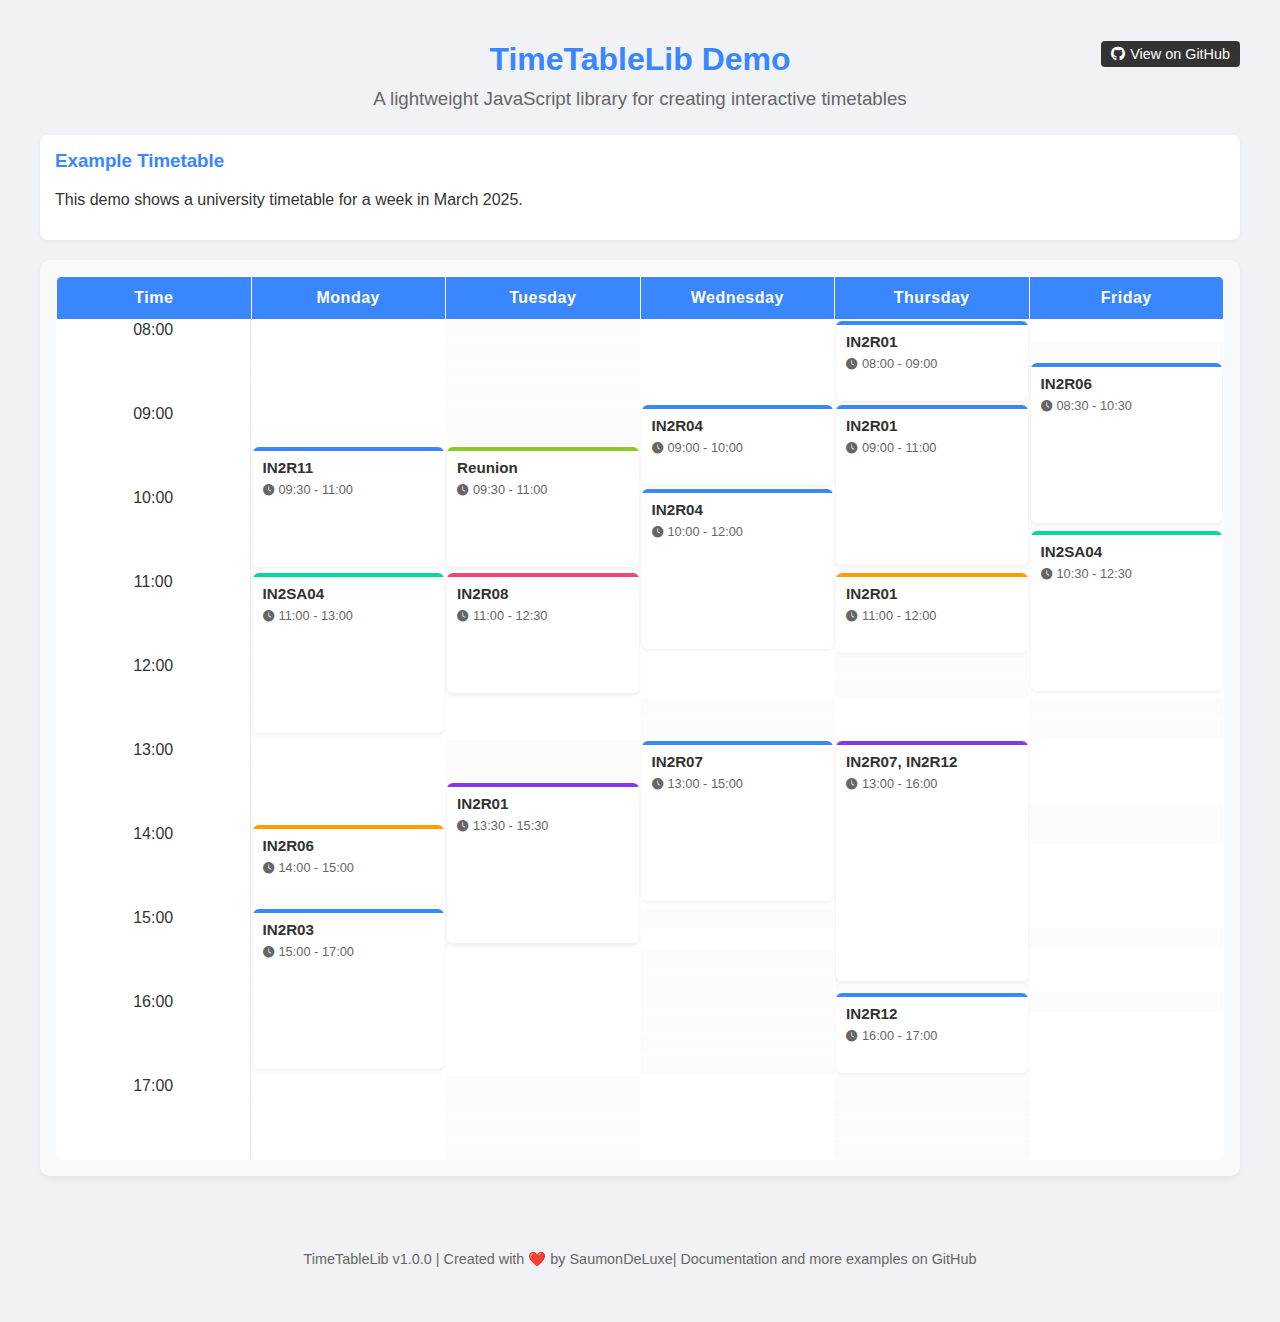
<file: TimeTableLib/index.html>
<!DOCTYPE html>
<html lang="en">

<head>
  <meta charset="UTF-8">
  <meta name="viewport" content="width=device-width, initial-scale=1.0">
  <title>TimeTableLib - Interactive Timetable Library</title>
  <!-- Include the library stylesheet -->
  <link rel="stylesheet" href="./timeTable.css">
  <style>
    body {
      font-family: 'Segoe UI', Tahoma, Geneva, Verdana, sans-serif;
      margin: 0;
      padding: 20px;
      background-color: #f0f2f5;
      color: #333;
    }

    .container {
      max-width: 1200px;
      margin: 0 auto;
    }

    .header {
      margin-bottom: 25px;
      text-align: center;
      position: relative;
    }

    h1 {
      color: #3a86ff;
      margin-bottom: 10px;
    }

    .subheading {
      color: #666;
      font-weight: normal;
      margin-top: 0;
    }

    .demo-section {
      margin-bottom: 40px;
    }

    .options-panel {
      background-color: #fff;
      padding: 15px;
      border-radius: 8px;
      box-shadow: 0 2px 4px rgba(0, 0, 0, 0.05);
      margin-bottom: 20px;
    }

    .options-panel h3 {
      margin-top: 0;
      color: #3a86ff;
    }

    .github-link {
      position: absolute;
      top: 0;
      right: 0;
      padding: 5px 10px;
      background-color: #333;
      color: white;
      text-decoration: none;
      border-radius: 4px;
      font-size: 0.9em;
      display: flex;
      align-items: center;
    }

    .github-link i {
      margin-right: 5px;
    }

    footer {
      text-align: center;
      margin-top: 40px;
      padding: 20px 0;
      color: #666;
      font-size: 0.9em;
    }
  </style>
</head>

<body>
  <div class="container">
    <div class="header">
      <h1>TimeTableLib Demo</h1>
      <h3 class="subheading">A lightweight JavaScript library for creating interactive timetables</h3>
      <a href="https://github.com/shadowforce78/lib.saumondeluxe.com" class="github-link" target="_blank">
        <i class="fab fa-github"></i> View on GitHub
      </a>
    </div>

    <div class="demo-section">
      <div class="options-panel">
        <h3>Example Timetable</h3>
        <p>This demo shows a university timetable for a week in March 2025.</p>
      </div>

      <div id="timetable-container"></div>
    </div>

    <footer>
      <p>TimeTableLib v1.0.0 | Created with ❤️ by SaumonDeLuxe| Documentation and more examples on GitHub</p>
    </footer>
  </div>

  <!-- First, include the TimeTableLib JavaScript -->
  <script src="./timeTable.js"></script>

  <!-- Then, initialize with your data -->
  <script>
    // Sample data
    const scheduleData = [
      {
        "Date": "10/03/2025",
        "Heure": "14:00-15:00",
        "Matière": "IN2R06",
        "Personnel": "ZEITOUNI Karine",
        "Groupe": "INF1",
        "Salle": "Amphi B - VEL",
        "Catégorie d’événement": "Cours Magistraux (CM)",
        "Remarques": null
      },
      {
        "Date": "10/03/2025",
        "Heure": "09:30-11:00",
        "Matière": "IN2R11",
        "Personnel": "BARBOT Emmanuelle",
        "Groupe": "INF1-B",
        "Salle": "314 - VEL",
        "Catégorie d’événement": "Travaux Dirigés (TD)",
        "Remarques": null
      },
      {
        "Date": "10/03/2025",
        "Heure": "11:00-13:00",
        "Matière": "IN2SA04",
        "Personnel": null,
        "Groupe": "INF1-B",
        "Salle": "G23 - VEL",
        "Catégorie d’événement": "Projet en autonomie",
        "Remarques": null
      },
      {
        "Date": "10/03/2025",
        "Heure": "15:00-17:00",
        "Matière": "IN2R03",
        "Personnel": "ROBBA Isabelle",
        "Groupe": "INF1-B",
        "Salle": "I21 - VEL",
        "Catégorie d’événement": "Travaux Dirigés (TD)",
        "Remarques": null
      },
      {
        "Date": "12/03/2025",
        "Heure": "09:00-10:00",
        "Matière": "IN2R04",
        "Personnel": "OSTER Alain",
        "Groupe": "INF1-B",
        "Salle": "413 - VEL",
        "Catégorie d’événement": "Travaux Dirigés (TD)",
        "Remarques": null
      },
      {
        "Date": "12/03/2025",
        "Heure": "10:00-12:00",
        "Matière": "IN2R04",
        "Personnel": "OSTER Alain",
        "Groupe": "INF1-B",
        "Salle": "G23 - VEL",
        "Catégorie d’événement": "Travaux Dirigés (TD)",
        "Remarques": null
      },
      {
        "Date": "12/03/2025",
        "Heure": "13:00-15:00",
        "Matière": "IN2R07",
        "Personnel": "OSTER Alain",
        "Groupe": "INF1-B",
        "Salle": "512 - VEL",
        "Catégorie d’événement": "Travaux Dirigés (TD)",
        "Remarques": null
      },
      {
        "Date": "13/03/2025",
        "Heure": "09:00-11:00",
        "Matière": "IN2R01",
        "Personnel": "OSTER Alain",
        "Groupe": "INF1-B",
        "Salle": "G25 - VEL",
        "Catégorie d’événement": "Travaux Dirigés (TD)",
        "Remarques": null
      },
      {
        "Date": "13/03/2025",
        "Heure": "13:00-16:00",
        "Matière": "IN2R07, IN2R12",
        "Personnel": "CUKALLA Etleva, OSTER Alain",
        "Groupe": "INF1-B",
        "Salle": "G26 - VEL",
        "Catégorie d’événement": "Travaux Pratiques (TP)",
        "Remarques": null
      },
      {
        "Date": "13/03/2025",
        "Heure": "16:00-17:00",
        "Matière": "IN2R12",
        "Personnel": "CUKALLA Etleva",
        "Groupe": "INF1-B",
        "Salle": "414 - VEL",
        "Catégorie d’événement": "Travaux Dirigés (TD)",
        "Remarques": null
      },
      {
        "Date": "13/03/2025",
        "Heure": "11:00-12:00",
        "Matière": "IN2R01",
        "Personnel": "ROBBA Isabelle",
        "Groupe": "INF1",
        "Salle": "Amphi B - VEL",
        "Catégorie d’événement": "Cours Magistraux (CM)",
        "Remarques": null
      },
      {
        "Date": "13/03/2025",
        "Heure": "08:00-09:00",
        "Matière": "IN2R01",
        "Personnel": "OSTER Alain",
        "Groupe": "INF1-B",
        "Salle": "315 - VEL",
        "Catégorie d’événement": "Travaux Dirigés (TD)",
        "Remarques": null
      },
      {
        "Date": "11/03/2025",
        "Heure": "11:00-12:30",
        "Matière": "IN2R08",
        "Personnel": "HOGUIN Fabrice",
        "Groupe": "INF1",
        "Salle": "Amphi C - VEL",
        "Catégorie d’événement": "DS",
        "Remarques": null
      },
      {
        "Date": "11/03/2025",
        "Heure": "09:30-11:00",
        "Matière": null,
        "Personnel": null,
        "Groupe": "INF1-B",
        "Salle": "G21 - VEL",
        "Catégorie d’événement": "Reunion",
        "Remarques": "[Alternance] : Atelier CFA recherche d'entreprise, avec Allan Dauvergne, chargé de relations entreprises CFA-Numia"
      },
      {
        "Date": "11/03/2025",
        "Heure": "13:30-15:30",
        "Matière": "IN2R01",
        "Personnel": "MARTIN Yohann",
        "Groupe": "INF1-B",
        "Salle": "G25 - VEL",
        "Catégorie d’événement": "Travaux Pratiques (TP)",
        "Remarques": null
      },
      {
        "Date": "14/03/2025",
        "Heure": "10:30-12:30",
        "Matière": "IN2SA04",
        "Personnel": null,
        "Groupe": "INF1-B",
        "Salle": "G23 - VEL",
        "Catégorie d’événement": "Projet en autonomie",
        "Remarques": null
      },
      {
        "Date": "14/03/2025",
        "Heure": "08:30-10:30",
        "Matière": "IN2R06",
        "Personnel": "ZEITOUNI Karine",
        "Groupe": "INF1-B",
        "Salle": "G25 - VEL",
        "Catégorie d’événement": "Travaux Dirigés (TD)",
        "Remarques": null
      }
    ]

    // Initialize timetable when DOM is ready
    document.addEventListener('DOMContentLoaded', function () {
      // Create a new Timetable instance
      const timetable = new Timetable("timetable-container", scheduleData, {
        // Optional configuration
        weekdays: ["Monday", "Tuesday", "Wednesday", "Thursday", "Friday"],
        timeInterval: 15,
        minRowSpan: 2,
        showIcons: true,
        modalEnabled: true,
        showProf: false,
        showClasse: false,
        mobileBreakpoint: 768,
        startingDay: 0,
        alwaysUseMobileView: false,
        darkMode: false
      });
    });
  </script>
</body>

</html>
</file>
<file: TimeTableLib/timeTable.css>
/**
 * TimeTableLib - A JavaScript library for displaying interactive timetables
 * Version 1.0.0
 * 
 * Main stylesheet
 */

/* Global CSS Variables - Light theme variables */
:root {
    --primary-color: #3a86ff;
    --secondary-color: #8338ec;
    --success-color: #06d6a0;
    --warning-color: #ffbe0b;
    --danger-color: #ef476f;
    --light-color: #f8f9fa;
    --dark-color: #212529;
    --background-color: #f8f9fa;
    --table-bg: #ffffff;
    --cell-bg: #ffffff;
    --text-color: #333333;
    --muted-text: #666666;
    --border-color: #eaeaea;
    --event-shadow: rgba(0, 0, 0, 0.06);
    --hover-shadow: rgba(0, 0, 0, 0.1);
    --empty-cell-bg: #fcfcfc;
    --hour-cell-bg: rgba(0, 0, 0, 0.02);
}

/* Dark theme variables - applied when .dark-theme class is present */
.dark-theme {
    --primary-color: #4a94ff;
    --secondary-color: #9256ec;
    --success-color: #10e0aa;
    --warning-color: #ffcd39;
    --danger-color: #ff5a7e;
    --light-color: #343a40;
    --dark-color: #e9ecef;

    --background-color: #1e1e2e;
    --table-bg: #2a2a3a;
    --cell-bg: #2a2a3a;
    --text-color: #e9e9ef;
    --muted-text: #b0b0ba;
    --border-color: #444455;
    --event-shadow: rgba(0, 0, 0, 0.2);
    --hover-shadow: rgba(0, 0, 0, 0.25);
    --empty-cell-bg: #252535;
    --hour-cell-bg: rgba(255, 255, 255, 0.03);
}

/* Container styles */
.timetable-wrapper {
    width: 100%;
    max-width: 100%;
    overflow-x: auto;
    padding: 1rem;
    font-family: 'Segoe UI', Tahoma, Geneva, Verdana, sans-serif;
    background-color: var(--background-color);
    border-radius: 10px;
    box-shadow: 0 4px 6px rgba(0, 0, 0, 0.05);
    box-sizing: border-box;
}

/* Table structure */
.timetable {
    width: 100%;
    min-width: 300px;
    /* Prevents table from becoming too narrow on small screens */
    border-collapse: separate;
    border-spacing: 1px;
    table-layout: fixed;
    background-color: var(--table-bg);
    border-radius: 8px;
    overflow: hidden;
}

.timetable th {
    background-color: var(--primary-color);
    color: white;
    text-align: center;
    padding: 12px 16px;
    font-weight: 600;
    letter-spacing: 0.5px;
    border: none;
}

.timetable td {
    border: none;
    padding: 0;
    position: relative;
    background-color: var(--cell-bg);
}

/* Time column styles */
.time-cell {
    width: 80px;
    text-align: center;
    font-weight: 500;
    vertical-align: middle;
    color: var(--text-color);
    border-right: 1px solid var(--border-color) !important;
}

/* Remove variable row heights; assign a constant height for each 15 min segment */
.hour-row,
.half-hour-row,
.quarter-row {
    height: 20px;
}

/* Ensure empty cells and event cells fill the segment height */
.empty-cell {
    min-height: 20px;
}

.event-cell {
    height: 100%;
}

.hour-cell {
    padding: 8px;
    background-color: var(--hour-cell-bg);
}

.half-hour-cell {
    padding: 4px;
    font-size: 0.85em;
    color: var(--muted-text);
}

.quarter-cell {
    padding: 0;
}

.empty-cell {
    background-color: var(--empty-cell-bg);
}

.event-cell {
    padding: 0;
    vertical-align: top;
}

/* Event styles */
.event {
    margin: 1px;
    padding: 10px;
    width: calc(100% - 2px);
    box-sizing: border-box;
    border-radius: 6px;
    background-color: var(--cell-bg);
    box-shadow: 0 2px 4px var(--event-shadow);
    display: flex;
    flex-direction: column;
    min-height: 40px;
    overflow: auto;
    /* Change from hidden to auto to show all content */
    position: relative;
    transition: all 0.2s ease;
    cursor: pointer;
    /* Add cursor pointer to indicate clickable */
    color: var(--text-color);
}

.event:hover {
    box-shadow: 0 5px 15px var(--hover-shadow);
    transform: translateY(-1px);
}

.event-color-bar {
    position: absolute;
    top: 0;
    left: 0;
    right: 0;
    height: 4px;
}

.event-title {
    font-weight: 600;
    margin-bottom: 6px;
    margin-top: 2px;
    font-size: 0.95em;
    white-space: nowrap;
    overflow: hidden;
    text-overflow: ellipsis;
}

.event-time {
    font-size: 0.8em;
    color: var(--muted-text);
    margin-bottom: 8px;
    display: flex;
    align-items: center;
    white-space: nowrap;
    overflow: hidden;
    text-overflow: ellipsis;
}

.event-time:before {
    content: "\f017";
    /* Clock icon */
    font-family: "Font Awesome 6 Free";
    font-weight: 900;
    margin-right: 4px;
    font-size: 0.9em;
    color: var(--muted-text);
}

.event-details {
    font-size: 0.85em;
    color: var(--muted-text);
    flex-grow: 1;
    display: flex;
    flex-direction: column;
    gap: 4px;
    overflow: auto;
    /* Allow scrolling if content is too large */
}

.location,
.staff,
.group,
.remarks {
    display: flex;
    align-items: flex-start;
    margin-bottom: 2px;
    white-space: nowrap;
    overflow: hidden;
    text-overflow: ellipsis;
}

.location i,
.staff i,
.group i,
.remarks i {
    margin-right: 5px;
    width: 12px;
    color: #666;
}

/* Event category styles */
.travaux-dirigés-td .event-color-bar {
    background-color: #3a86ff;
}

.travaux-pratiques-tp .event-color-bar {
    background-color: #8338ec;
}

.cours-magistraux-cm .event-color-bar {
    background-color: #ff9e00;
}

.projet-en-autonomie .event-color-bar {
    background-color: #06d6a0;
}

.ds .event-color-bar {
    background-color: #ef476f;
}

.reunion .event-color-bar {
    background-color: #8ac926;
}

/* Add these additional selectors to catch all variations */
.travaux-dirigés .event-color-bar {
    background-color: #3a86ff;
}

.travaux-pratiques .event-color-bar {
    background-color: #8338ec;
}

.cours-magistraux .event-color-bar {
    background-color: #ff9e00;
}

/* Styles based on event duration */
.short-event {
    background-color: rgba(255, 255, 255, 0.95);
}

.medium-event {
    background-color: rgba(255, 255, 255, 0.97);
}

.long-event {
    background-color: rgba(255, 255, 255, 1);
}

/* Animation */
@keyframes fadeIn {
    from {
        opacity: 0;
        transform: translateY(10px);
    }

    to {
        opacity: 1;
        transform: translateY(0);
    }
}

.event {
    animation: fadeIn 0.3s ease-out forwards;
}

/* Alternate background for readability */
.timetable td:nth-child(2n+3) {
    background-color: rgba(0, 0, 0, 0.01);
}

/* Responsive adjustments */
@media (max-width: 768px) {
    .timetable-wrapper {
        padding: 0.5rem;
    }

    .timetable {
        font-size: 0.85em;
    }

    .time-cell {
        width: 60px;
    }

    .event {
        padding: 6px;
    }

    .event-title {
        font-size: 0.9em;
    }

    /* Make event cells larger on mobile for better touch targets */
    .event-basic-info {
        font-size: 0.8em;
    }
}

/* Mobile day selector */
.timetable-day-selector {
    display: none;
    /* Hidden by default, shown only in mobile view */
    width: 100%;
    padding: 10px 0;
    margin-bottom: 15px;
    align-items: center;
    justify-content: space-between;
    background-color: var(--light-color);
    border-radius: 6px;
}

.mobile-view .timetable-day-selector {
    display: flex;
}

.current-day {
    font-size: 1.1rem;
    font-weight: 600;
    text-align: center;
    flex-grow: 1;
    color: var(--text-color);
}

.day-nav-btn {
    background-color: var(--primary-color);
    color: white;
    border: none;
    border-radius: 4px;
    padding: 8px 12px;
    font-size: 1rem;
    cursor: pointer;
    transition: background-color 0.2s;
}

.day-nav-btn:hover {
    background-color: var(--secondary-color);
}

/* Mobile view specific styles */
.mobile-view .timetable {
    min-width: 250px;
    /* Smaller min-width for mobile */
}

/* Modal styles */
.timetable-modal-backdrop {
    position: fixed;
    top: 0;
    left: 0;
    right: 0;
    bottom: 0;
    background-color: rgba(0, 0, 0, 0.7);
    /* Darker by default */
    display: flex;
    justify-content: center;
    align-items: center;
    z-index: 99999;
    /* Even higher z-index */
    opacity: 0;
    visibility: hidden;
    pointer-events: none;
    /* Initially disable pointer events */
    transition: all 0.3s ease;
    /* Transition all properties */
}

/* Restore proper visibility when active */
.timetable-modal-backdrop.active {
    opacity: 1;
    visibility: visible;
    pointer-events: all;
    /* Enable pointer events when visible */
}


/* Modal container styling */
.timetable-modal {
    background-color: var(--cell-bg);
    border-radius: 8px;
    max-width: 500px;
    width: 90%;
    padding: 20px;
    box-shadow: 0 10px 30px var(--event-shadow);
    position: relative;
    max-height: 90vh;
    overflow-y: auto;
    opacity: 1;
    border: 1px solid var(--border-color);
    z-index: 2;
    color: var(--text-color);
}

/* Close button styling for better visibility */
.timetable-modal-close {
    background: none;
    border: none;
    font-size: 1.5em;
    cursor: pointer;
    padding: 5px 10px;
    color: var(--muted-text);
    position: absolute;
    top: 10px;
    right: 10px;
    z-index: 2;
}

.timetable-modal-header {
    display: flex;
    justify-content: space-between;
    align-items: flex-start;
    margin-bottom: 15px;
    padding-bottom: 10px;
    border-bottom: 1px solid var(--border-color);
}

.timetable-modal-title {
    margin: 0;
    font-size: 1.2em;
    font-weight: bold;
    color: var(--text-color);
}

.timetable-modal-close:hover {
    color: var(--text-color);
}

.timetable-modal-body {
    margin-bottom: 15px;
}

.timetable-modal-footer {
    text-align: right;
    padding-top: 10px;
    border-top: 1px solid var(--border-color);
}

.timetable-modal-footer .btn-close {
    background-color: var(--primary-color);
    color: white;
    border: none;
    padding: 6px 12px;
    border-radius: 4px;
    cursor: pointer;
    font-size: 0.9em;
}

.timetable-modal-footer .btn-close:hover {
    background-color: var(--secondary-color);
}

.timetable-modal-info {
    margin-bottom: 12px;
}

.timetable-modal-info h4 {
    margin: 0 0 5px 0;
    font-size: 1em;
    color: var(--muted-text);
}

.timetable-modal-info p {
    margin: 0;
    font-size: 1em;
    color: var(--text-color);
}

.modal-color-indicator {
    height: 5px;
    border-top-left-radius: 8px;
    border-top-right-radius: 8px;
    margin: -20px -20px 15px -20px;
}

/* Dark theme specific modal adjustments */
.dark-theme .timetable-modal {
    background-color: var(--cell-bg);
    border: 1px solid var(--border-color);
}
</file>
